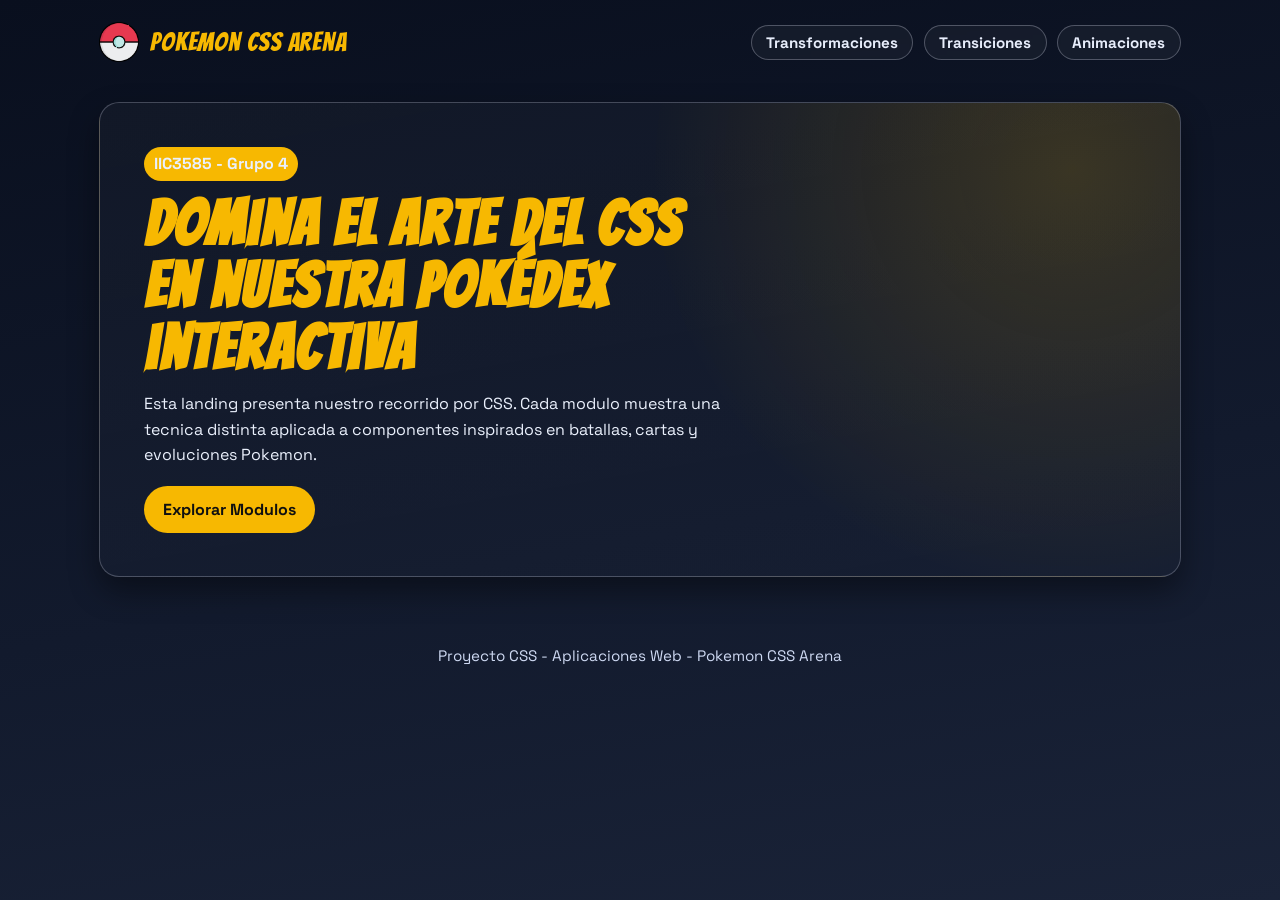
<file: Taller_css/index.html>
<!DOCTYPE html>
<html lang="es">
<head>
    <meta charset="UTF-8">
    <meta name="viewport" content="width=device-width, initial-scale=1.0">
    <title>Pokemon CSS Arena</title>
    <link rel="preconnect" href="https://fonts.googleapis.com">
    <link rel="preconnect" href="https://fonts.gstatic.com" crossorigin>
    <link href="https://fonts.googleapis.com/css2?family=Bangers&family=Space+Grotesk:wght@400;500;700&display=swap" rel="stylesheet">
    <link rel="icon" type="image/png" href="assets/pokemon.png">
    <link rel="stylesheet" href="css/main.css">
    <link rel="stylesheet" href="css/index.css">
    <link rel="stylesheet" href="css/loader.css">
</head>

<body>
    <div class="loader" aria-hidden="true">
        <div class="loader-scene">
            <img class="loader-lightning" src="assets/rayo.png" alt="" aria-hidden="true">
            <img class="loader-ball" src="assets/pokemon.png" alt="" aria-hidden="true">
            <h1 class="loader-title">
                <span class="line line-main">POKÉMON</span>
                <span class="line line-sub">CSS ARENA</span>
            </h1>
            <img class="loader-pikachu" src="assets/stat-pikachu.png" alt="" aria-hidden="true">
        </div>
    </div>

    <header class="navbar">
        <a class="brand" href="index.html">
            <img class="brand-ball" src="assets/pokemon.png" alt="" aria-hidden="true">
            <span class="brand-text">Pokemon CSS Arena</span>
        </a>

        <input id="nav-toggle" class="nav-toggle" type="checkbox" aria-label="Abrir menu de navegacion">
        <label for="nav-toggle" class="nav-toggle-btn" aria-hidden="true">
            <span></span>
            <span></span>
            <span></span>
        </label>

        <nav class="main-nav" aria-label="Temas del taller">
            <a href="pages/transforms.html">Transformaciones</a>
            <a href="pages/transitions.html">Transiciones</a>
            <a href="pages/animations.html">Animaciones</a>
        </nav>
    </header>

    <main>
        <section class="hero">
            <p class="hero-tag">IIC3585 - Grupo 4</p>
            <h1>Domina el arte del CSS en nuestra Pokédex interactiva</h1>
            <p>
                Esta landing presenta nuestro recorrido por CSS.
                Cada modulo muestra una tecnica distinta aplicada a componentes
                inspirados en batallas, cartas y evoluciones Pokemon.
            </p>
            <div class="hero-actions">
                <a class="btn btn-secondary" href="#modulos-popup">Explorar Modulos</a>
            </div>
        </section>
    </main>

    <section id="modulos-popup" class="modal-overlay" aria-label="Modulos del proyecto">
        <div class="modal-card">
            <a class="modal-close" href="#" aria-label="Cerrar popup">&times;</a>
            <h2>Modulos del Proyecto</h2>

            <p class="picker-help">Elige un modulo para entrar directo al tema.</p>

            <section class="module-picker" aria-label="Modulos del proyecto">

                <a class="module-option" href="pages/transforms.html">
                    <span class="module-name">Transformaciones</span>
                </a>

                <a class="module-option" href="pages/transitions.html">
                    <span class="module-name">Transiciones</span>
                </a>

                <a class="module-option" href="pages/animations.html">
                    <span class="module-name">Animaciones</span>
                </a>
            </section>
        </div>
    </section>

    <footer class="footer">
        <p>Proyecto CSS - Aplicaciones Web - Pokemon CSS Arena</p>
    </footer>

</body>
</html>
</file>
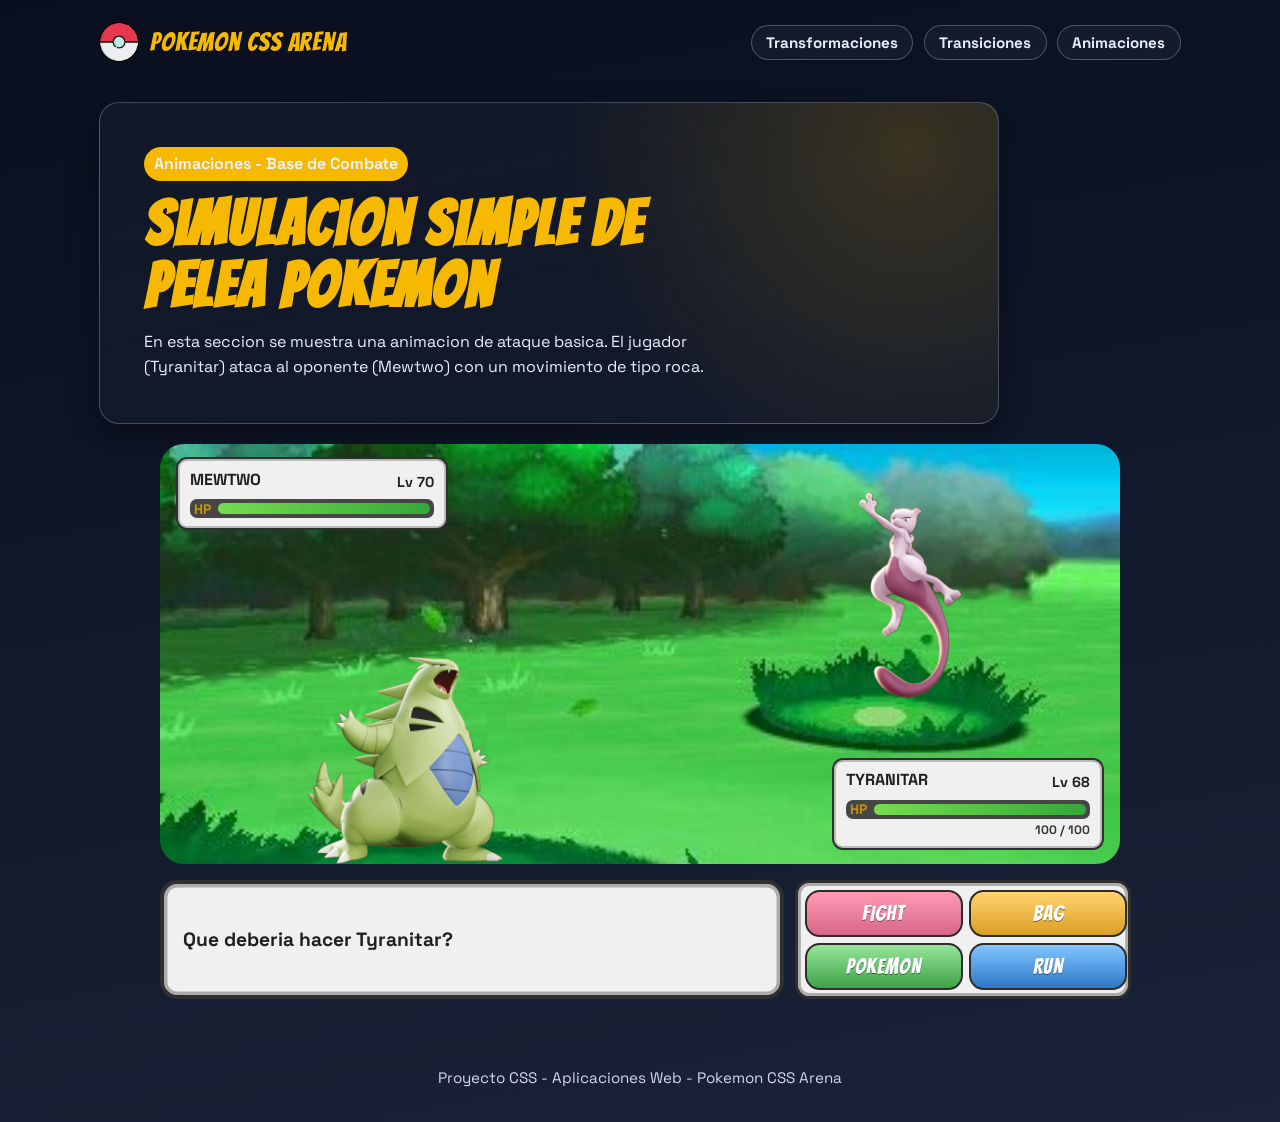
<file: Taller_css/pages/animations.html>
<!DOCTYPE html>
<html lang="es">
<head>
    <meta charset="UTF-8">
    <meta name="viewport" content="width=device-width, initial-scale=1.0">
    <title>Animations Pokemon CSS Arena</title>
    <link rel="preconnect" href="https://fonts.googleapis.com">
    <link rel="preconnect" href="https://fonts.gstatic.com" crossorigin>
    <link href="https://fonts.googleapis.com/css2?family=Bangers&family=Space+Grotesk:wght@400;500;700&display=swap" rel="stylesheet">
    <link rel="icon" type="image/png" href="../assets/pokemon.png">
    <link rel="stylesheet" href="../css/main.css">
    <link rel="stylesheet" href="../css/pages/animations.css">
</head>

<body>
    <header class="navbar">
        <a class="brand" href="../index.html">
            <img class="brand-ball" src="../assets/pokemon.png" alt="" aria-hidden="true">
            <span class="brand-text">Pokemon CSS Arena</span>
        </a>

        <input id="nav-toggle" class="nav-toggle" type="checkbox" aria-label="Abrir menu de navegacion">
        <label for="nav-toggle" class="nav-toggle-btn" aria-hidden="true">
            <span></span>
            <span></span>
            <span></span>
        </label>

        <nav class="main-nav" aria-label="Temas del taller">
            <a href="transforms.html">Transformaciones</a>
            <a href="transitions.html">Transiciones</a>
            <a href="animations.html">Animaciones</a>
        </nav>
    </header>

    <main>
        <section class="hero">
            <p class="hero-tag">Animaciones - Base de Combate</p>
            <h1>Simulacion simple de pelea Pokemon</h1>
            <p>
                En esta seccion se muestra una animacion de ataque basica.
                El jugador (Tyranitar) ataca al oponente (Mewtwo) con un movimiento de tipo roca.
            </p>
        </section>

        <section class="battle-ui" aria-label="Combate CSS entre Tyranitar y Mewtwo">
            <input class="battle-state" type="radio" name="battle-state" id="state-idle" checked>
            <input class="battle-state" type="radio" name="battle-state" id="state-attack">

            <section class="battle-grid" aria-label="Escenario base de pelea Pokemon">
                <article class="status-card status-opponent" aria-label="Estado de Mewtwo">
                    <header class="status-head">
                        <h2>MEWTWO</h2>
                        <span>Lv 70</span>
                    </header>
                    <div class="status-row">
                        <span class="status-label">HP</span>
                        <div class="hp-track" aria-hidden="true">
                            <span class="hp-fill hp-opponent"></span>
                        </div>
                    </div>
                </article>

                <article class="status-card status-player" aria-label="Estado de Tyranitar">
                    <header class="status-head">
                        <h2>TYRANITAR</h2>
                        <span>Lv 68</span>
                    </header>
                    <div class="status-row">
                        <span class="status-label">HP</span>
                        <div class="hp-track" aria-hidden="true">
                            <span class="hp-fill" style="width: 100%"></span>
                        </div>
                    </div>
                    <p class="hp-text">100 / 100</p>
                </article>

                <div class="avalanche-layer" aria-hidden="true">
                    <span class="rock r1"></span>
                    <span class="rock r2"></span>
                    <span class="rock r3"></span>
                    <span class="rock r4"></span>
                    <span class="rock r5"></span>
                    <span class="rock r6"></span>
                    <span class="rock r7"></span>
                    <span class="rock r8"></span>
                </div>

                <figure class="pokemon-slot pokemon-opponent">
                    <img src="../assets/mewtwo.png" alt="Mewtwo en posicion rival">
                </figure>

                <figure class="pokemon-slot pokemon-player">
                    <img src="../assets/tyranitar.png" alt="Tyranitar en posicion del jugador">
                </figure>
            </section>

            <section class="battle-console" aria-label="Centro de control del combate">
                <div class="battle-dialog" role="status" aria-live="polite">
                    <span class="msg msg-idle">Que deberia hacer Tyranitar?</span>
                    <span class="msg msg-attack">Tyranitar uso Avalancha!</span>
                </div>

                <div class="battle-actions">
                    <div class="action-panel">
                        <label for="state-attack" class="action-btn btn-fight">FIGHT</label>
                        <label for="state-idle" class="action-btn btn-bag">BAG</label>
                        <label for="state-idle" class="action-btn btn-pokemon">POKEMON</label>
                        <label for="state-idle" class="action-btn btn-run">RUN</label>
                    </div>
                </div>
            </section>
        </section>
    </main>

    <footer class="footer">
        <p>Proyecto CSS - Aplicaciones Web - Pokemon CSS Arena</p>
    </footer>

</body>
</html>
</file>
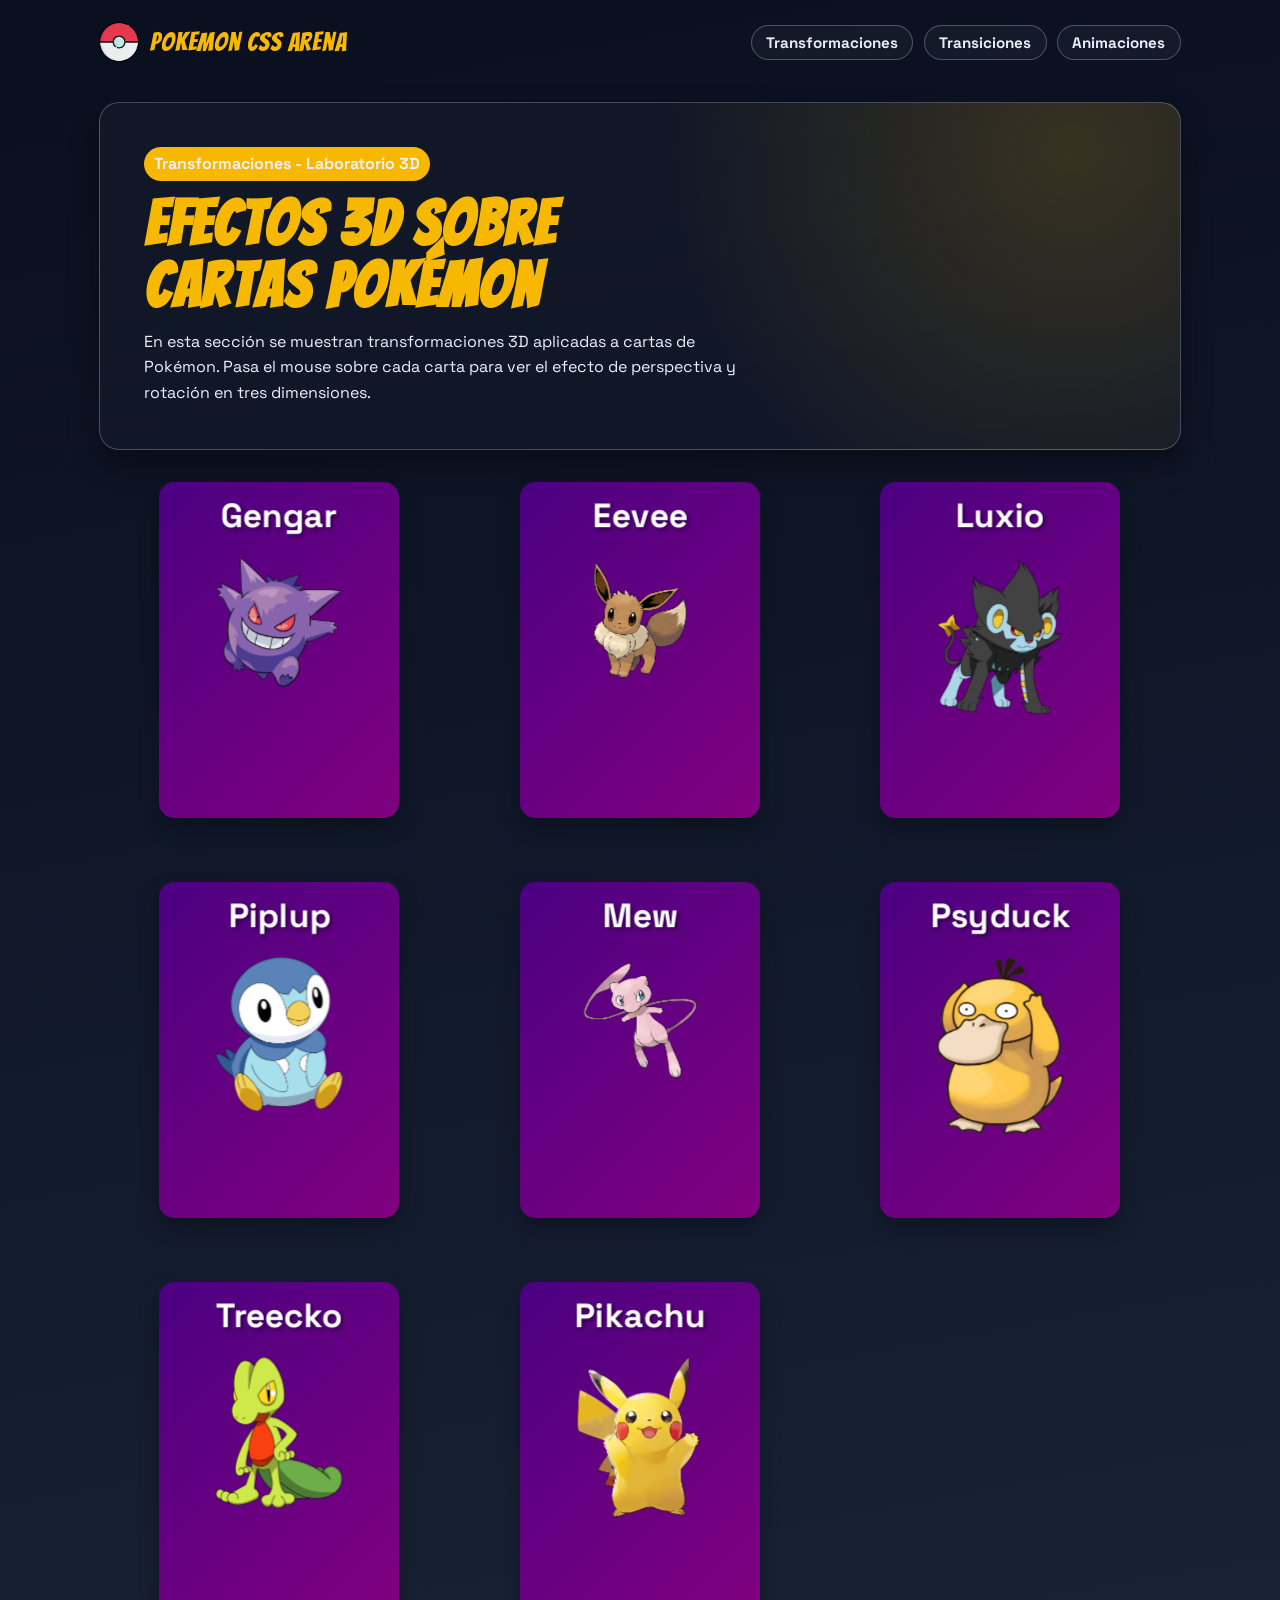
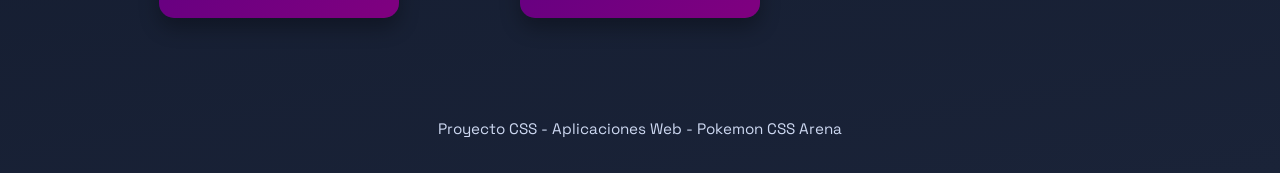
<file: Taller_css/pages/transforms.html>
<!DOCTYPE html>
<html lang="es">
<head>
    <meta charset="UTF-8">
    <meta name="viewport" content="width=device-width, initial-scale=1.0">
    <title>Transformaciones Pokemon CSS Arena</title>
    <link rel="preconnect" href="https://fonts.googleapis.com">
    <link rel="preconnect" href="https://fonts.gstatic.com" crossorigin>
    <link href="https://fonts.googleapis.com/css2?family=Bangers&family=Space+Grotesk:wght@400;500;700&display=swap" rel="stylesheet">
    <link rel="icon" type="image/png" href="../assets/pokemon.png">
    <link rel="stylesheet" href="../css/main.css">
    <link rel="stylesheet" href="../css/pages/transforms.css">
</head>

<body>
    <header class="navbar">
        <a class="brand" href="../index.html">
            <img class="brand-ball" src="../assets/pokemon.png" alt="" aria-hidden="true">
            <span class="brand-text">Pokemon CSS Arena</span>
        </a>

        <input id="nav-toggle" class="nav-toggle" type="checkbox" aria-label="Abrir menu de navegacion">
        <label for="nav-toggle" class="nav-toggle-btn" aria-hidden="true">
            <span></span>
            <span></span>
            <span></span>
        </label>

        <nav class="main-nav" aria-label="Temas del taller">
            <a href="transforms.html">Transformaciones</a>
            <a href="transitions.html">Transiciones</a>
            <a href="animations.html">Animaciones</a>
        </nav>
    </header>

    <main>
        <section class="hero">
            <p class="hero-tag">Transformaciones - Laboratorio 3D</p>
            <h1>Efectos 3D sobre Cartas Pokémon</h1>
            <p>
                En esta sección se muestran transformaciones 3D aplicadas a cartas de Pokémon.
                Pasa el mouse sobre cada carta para ver el efecto de perspectiva y rotación en tres dimensiones.
            </p>
        </section>

        <section class="grid-and-transform-container">
    <div class="grid-wrapper">
        <div class="card-wrapper">
          <article class="pokemon-card">
            <div class="card-content">
              <h2>Gengar</h2>
              <img src="../assets/transforms/gengar.png" alt="Gengar" class="pokemon-image">
            </div>
          </article>
        </div>
        <div class="card-wrapper">
          <article class="pokemon-card">
            <div class="card-content">
              <h2>Eevee</h2>
              <img src="../assets/transforms/Eevee.png" alt="Eevee" class="pokemon-image">
            </div>
          </article>
        </div>
        <div class="card-wrapper">
          <article class="pokemon-card">
            <div class="card-content">
              <h2>Luxio</h2>
              <img src="../assets/transforms/fierce-luxio.png" alt="Fierce Luxio" class="pokemon-image">
            </div>
          </article>
        </div>
        <div class="card-wrapper">
          <article class="pokemon-card">
            <div class="card-content">
              <h2>Piplup</h2>
              <img src="../assets/transforms/pokemon-piplup.png" alt="Piplup" class="pokemon-image">
            </div>
          </article>
        </div>
        <div class="card-wrapper">
          <article class="pokemon-card">
            <div class="card-content">
              <h2>Mew</h2>
              <img src="../assets/transforms/mew.png" alt="Mew" class="pokemon-image">
            </div>
          </article>
        </div>
        <div class="card-wrapper">
          <article class="pokemon-card">
            <div class="card-content">
              <h2>Psyduck</h2>
              <img src="../assets/transforms/pokemon-pysduck.png" alt="Pysduck" class="pokemon-image">
            </div>
          </article>
        </div>
        <div class="card-wrapper">
          <article class="pokemon-card">
            <div class="card-content">
              <h2>Treecko</h2>
              <img src="../assets/transforms/Pokemonporoto.png" alt="Poroto" class="pokemon-image">
            </div>
          </article>
        </div>
        <div class="card-wrapper">
          <article class="pokemon-card">
            <div class="card-content">
              <h2>Pikachu</h2>
              <img src="../assets/transforms/char-pikachu.png" alt="Pikachu" class="pokemon-image">
            </div>
          </article>
        </div>
    </div>
        </section>
    </main>

    <footer class="footer">
        <p>Proyecto CSS - Aplicaciones Web - Pokemon CSS Arena</p>
    </footer>

</body>
</html>
</file>
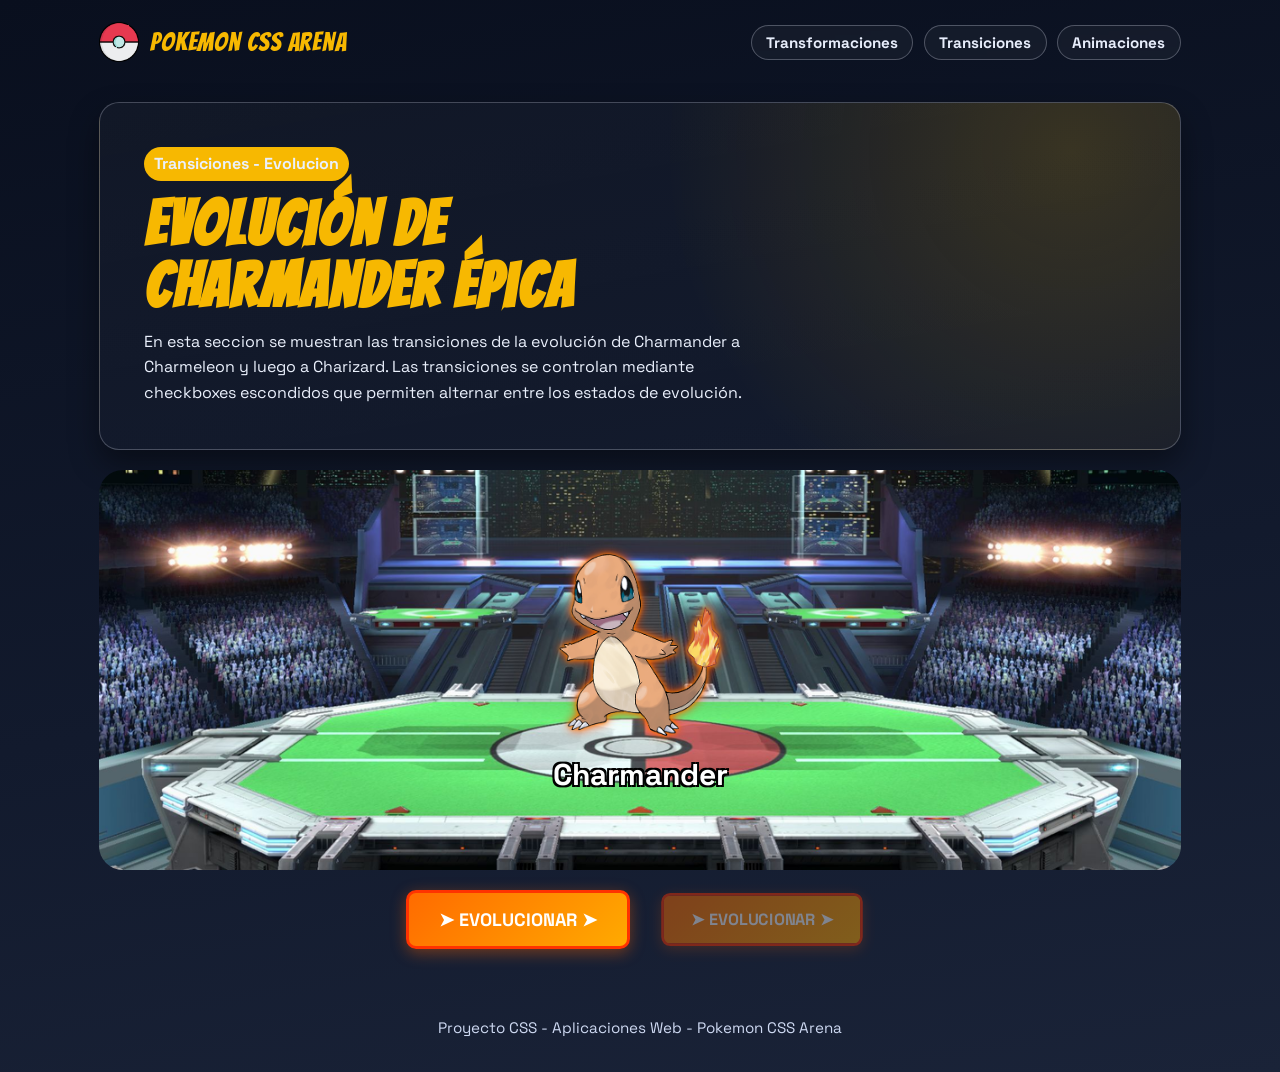
<file: Taller_css/pages/transitions.html>
<!DOCTYPE html>
<html lang="es">
<head>
    <meta charset="UTF-8">
    <meta name="viewport" content="width=device-width, initial-scale=1.0">
    <title>Transiciones Pokemon CSS Arena</title>
    <link rel="preconnect" href="https://fonts.googleapis.com">
    <link rel="preconnect" href="https://fonts.gstatic.com" crossorigin>
    <link href="https://fonts.googleapis.com/css2?family=Bangers&family=Space+Grotesk:wght@400;500;700&display=swap" rel="stylesheet">
    <link rel="icon" type="image/png" href="../assets/pokemon.png">
    <link rel="stylesheet" href="../css/main.css">
    <link rel="stylesheet" href="../css/pages/transitions.css">
</head>

<body>
    <header class="navbar">
        <a class="brand" href="../index.html">
            <img class="brand-ball" src="../assets/pokemon.png" alt="" aria-hidden="true">
            <span class="brand-text">Pokemon CSS Arena</span>
        </a>

        <input id="nav-toggle" class="nav-toggle" type="checkbox" aria-label="Abrir menu de navegacion">
        <label for="nav-toggle" class="nav-toggle-btn" aria-hidden="true">
            <span></span>
            <span></span>
            <span></span>
        </label>

        <nav class="main-nav" aria-label="Temas del taller">
            <a href="transforms.html">Transformaciones</a>
            <a href="transitions.html">Transiciones</a>
            <a href="animations.html">Animaciones</a>
        </nav>
    </header>

    <main>
        <section class="hero">
            <p class="hero-tag">Transiciones - Evolucion</p>
            <h1>Evolución de Charmander Épica</h1>
            <p>
                En esta seccion se muestran las transiciones de la evolución de Charmander 
                a Charmeleon y luego a Charizard.  
                Las transiciones se controlan mediante checkboxes escondidos que permiten 
                alternar entre los estados de evolución. 
            </p>
        </section>
  
        <section class="evolution-section">
            
            <input type="checkbox" id="evolve-1" class="evolution-input">
            <input type="checkbox" id="evolve-2" class="evolution-input">
            
            <div class="evolution-container">
                
                <div class="pokemon-evolution stage-1">
                    <img src="../assets/transitions/charmander.png">
                    <h3>Charmander</h3>
                </div>
                
                <div class="pokemon-evolution stage-2">
                    <img src="../assets/transitions/charmeleon.png">
                    <h3>Charmeleon</h3>
                </div>
                
                <div class="pokemon-evolution stage-3">
                    <img src="../assets/transitions/charizard.png">
                    <h3>Charizard</h3>
                </div>
            </div>
            
            <div class="evolution-buttons">
                <label for="evolve-1" class="btn-evolve">➤ EVOLUCIONAR ➤</label>
                <label for="evolve-2" class="btn-evolve">➤ EVOLUCIONAR ➤</label>
            </div>
        </section>
    </main>

    <footer class="footer">
        <p>Proyecto CSS - Aplicaciones Web - Pokemon CSS Arena</p>
    </footer>

</body>
</html>
</file>
<file: Taller_css/css/main.css>
main {
    flex: 1;
}

:root {
    --color-red: #d62828;
    --color-yellow: #f7b801;
    --color-blue: #1240ab;
    --color-blue-glow: rgba(33, 56, 103, 0.5);
    --color-ink: #e8eefc;
    --color-paper: #111828;
    --color-card: #1a2338;
    --shadow-soft: 0 14px 30px rgba(0, 0, 0, 0.4);

    --font-display: "Bangers", "Trebuchet MS", sans-serif;
    --font-main: "Space Grotesk", "Segoe UI", sans-serif;

    --space: 1rem;
    --radius: 18px;
    --layout-max: 1120px;

    --speed-fast: 320ms ease;
    --speed-medium: 500ms ease;
    --speed-low: 1000ms ease;
}

* {
    margin: 0;
    padding: 0;
    box-sizing: border-box;
}

html {
    scroll-behavior: smooth;
}

body {
    min-height: 100vh;
    color: var(--color-ink);
    font-family: var(--font-main);
    background:
    linear-gradient(170deg, #090f1e 0%, #121a2d 58%, #1a2338 100%);
}

a {
    color: inherit;
}

.navbar {
    width: min(100%, var(--layout-max));
    margin: 0 auto;
    padding: calc(var(--space) * 1.4) calc(var(--space) * 1.2);
    display: flex;
    align-items: center;
    justify-content: space-between;
    gap: var(--space);
}

.brand {
    display: inline-flex;
    align-items: center;
    gap: calc(var(--space) * 0.7);
    text-decoration: none;
}

.brand-ball {
    width: 2.5rem;
    height: 2.5rem;
    object-fit: contain;
}

.brand-text {
    font-family: var(--font-display);
    font-size: clamp(1.45rem, 2vw, 1.9rem);
    letter-spacing: 0.03em;
    color: var(--color-yellow);
}

.nav-toggle {
    position: absolute;
    opacity: 0;
    pointer-events: none;
}

.nav-toggle-btn {
    display: none;
    width: 46px;
    height: 42px;
    border: 1px solid rgba(232, 238, 252, 0.28);
    border-radius: 12px;
    padding: 0.55rem 0.55rem;
    background: rgba(255, 255, 255, 0.04);
    cursor: pointer;
}

.nav-toggle-btn span {
    display: block;
    width: 100%;
    height: 2px;
    margin: 0.28rem 0;
    border-radius: 999px;
    background: var(--color-ink);
}

.main-nav {
    display: flex;
    flex-wrap: wrap;
    justify-content: flex-end;
    gap: calc(var(--space) * 0.65);
}

.main-nav a {
    text-decoration: none;
    font-weight: 700;
    font-size: 0.95rem;
    line-height: 1;
    color: var(--color-ink);
    padding: 0.58rem 0.9rem;
    border: 1px solid rgba(232, 238, 252, 0.28);
    border-radius: 999px;
    background: rgba(255, 255, 255, 0.04);
    backdrop-filter: blur(2px);
    transition: all var(--speed-fast);
}

.main-nav a:hover {
    transform: translateY(-2px);
    color: #ffffff;
    border-color: color-mix(in srgb, var(--color-yellow) 70%, white);
    background: color-mix(in srgb, var(--color-blue) 40%, transparent);
}

.main-nav a:focus-visible {
    outline: 2px solid var(--color-yellow);
    outline-offset: 2px;
}

main {
    width: min(100%, var(--layout-max));
    margin: 0 auto;
    padding: calc(var(--space) * 1.1) calc(var(--space) * 1.2);
}

.hero {
    border: 1px solid rgba(232, 238, 252, 0.24);
    border-radius: calc(var(--radius) + 2px);
    padding: clamp(1.4rem, 3.4vw, 3rem);
    background:
        radial-gradient(circle at 90% 14%, rgba(247, 184, 1, 0.17), transparent 40%),
        linear-gradient(170deg, rgba(255, 255, 255, 0.03), rgba(255, 255, 255, 0.01));
    box-shadow: var(--shadow-soft);
}

.hero-tag {
    display: inline-block;
    margin-bottom: 0.7rem;
    padding: 0.28rem 0.62rem;
    border-radius: 999px;
    font-weight: 700;
    color: #101010;
    background: var(--color-yellow);
}

.hero h1 {
    max-width: 20ch;
    font-family: var(--font-display);
    font-size: clamp(2rem, 5.5vw, 3.9rem);
    line-height: 1;
    letter-spacing: 0.03em;
    color: var(--color-yellow);
    margin-bottom: 0.7rem;
}

.hero p {
    max-width: 60ch;
    color: color-mix(in srgb, var(--color-ink) 90%, #ffffff);
    line-height: 1.6;
}

.footer {
    width: min(100%, var(--layout-max));
    margin: calc(var(--space) * 2) auto var(--space);
    padding: calc(var(--space) * 1.2);
    text-align: center;
    font-size: 0.95rem;
    color: color-mix(in srgb, var(--color-ink) 88%, var(--color-blue));
}

@media (max-width: 920px) {
    .navbar {
        position: relative;
        align-items: center;
        justify-content: space-between;
        flex-wrap: wrap;
    }

    .brand {
        margin-right: auto;
    }

    .nav-toggle-btn {
        display: inline-block;
    }

    .main-nav {
        width: 100%;
        margin-top: 0.7rem;
        justify-content: flex-start;
        display: grid;
        grid-template-columns: 1fr;
        gap: 0.45rem;
        max-height: 0;
        overflow: hidden;
        opacity: 0;
        pointer-events: none;
        transition: max-height var(--speed-fast), opacity var(--speed-fast);
    }

    .main-nav a {
        border-radius: 10px;
    }

    .nav-toggle:checked ~ .main-nav {
        max-height: 360px;
        opacity: 1;
        pointer-events: auto;
    }

    .hero {
        margin-top: 0.3rem;
    }
}
</file>
<file: Taller_css/css/index.css>
.hero-actions {
    margin-top: 1.15rem;

    .btn {
        display: inline-block;
        text-decoration: none;
        font-weight: 700;
        border-radius: 999px;
        border: 1px solid transparent;
        padding: 0.74rem 1.15rem;
        transition: all var(--speed-fast);
        &.btn-secondary {
            color: #101010;
            background: var(--color-yellow);

            &:hover {
                transform: translateY(-2px);
                background: color-mix(in srgb, var(--color-yellow) 85%, white);
            }
        }
    }
}

.modal-overlay {
    position: fixed;
    inset: 0;
    z-index: 30;
    display: grid;
    place-items: center;
    padding: 1rem;
    opacity: 0;
    visibility: hidden;
    pointer-events: none;
    background: rgba(8, 12, 23, 0.74);
    backdrop-filter: blur(5px);
    transition: opacity var(--speed-fast), visibility var(--speed-fast);

    &:target {
        opacity: 1;
        visibility: visible;
        pointer-events: auto;
    }

    .modal-card {
        width: min(92vw, 48.75rem);
        border: 1px solid rgba(232, 238, 252, 0.25);
        border-radius: calc(var(--radius) + 2px);
        padding: 1rem;
        background: linear-gradient(170deg, #111828, #1a2338);

        .modal-close {
            float: right;
            width: 2rem;
            height: 2rem;
            display: grid;
            place-items: center;
            text-decoration: none;
            font-weight: 700;
            font-size: 1.35rem;
            line-height: 1;
            border: 1px solid rgba(232, 238, 252, 0.32);
            border-radius: 50%;
            padding: 0;
            background: rgba(255, 255, 255, 0.06);
            transition: all var(--speed-fast);
        }

        h2 {
            font-family: var(--font-display);
            color: var(--color-yellow);
            font-size: clamp(1.6rem, 4vw, 2.2rem);
            letter-spacing: 0.03em;
        }

        .picker-help {
            margin-top: 0.35rem;
            color: color-mix(in srgb, var(--color-ink) 88%, white);
        }

        .module-picker {
            margin-top: 0.9rem;
            display: grid;
            grid-template-columns: repeat(6, minmax(0, 1fr));
            gap: 0.65rem;

            .module-option {
                grid-column: span 2;
                text-decoration: none;
                text-align: center;
                font-weight: 700;
                padding: 0.7rem 0.6rem;
                border-radius: 12px;
                border: 1px solid rgba(232, 238, 252, 0.25);
                background: rgba(255, 255, 255, 0.04);
                transition: all var(--speed-fast);

                &:hover {
                    transform: translateY(-2px);
                    border-color: color-mix(in srgb, var(--color-yellow) 70%, white);
                    background: rgba(247, 184, 1, 0.12);
                }

                &:nth-child(-n+2) {
                    grid-column: span 3;
                }

                &:last-child {
                    grid-column: 3/5;
                }
            }
        }
    }
    .modal-close:hover {
        transform: translateY(-2px);
        border-color: color-mix(in srgb, var(--color-yellow) 70%, white);
        background: rgba(247, 184, 1, 0.12);
    }
}

@media (max-width: 768px) {
    .modal-overlay {
        .modal-card {
            .module-picker {
                grid-template-columns: repeat(2, minmax(0, 1fr));

                .module-option,
                .module-option:nth-child(-n+2) {
                    grid-column: span 1;
                }
                .module-option:last-child {
                    grid-column: 1 / -1;
                    justify-self: center;
                    width: min(118rem, 100%);
                }
            }
        }
    }
}

@media (max-width: 480px) {
    .hero-actions {
        .btn {
            width: 100%;
            text-align: center;
        }
    }
}
</file>
<file: Taller_css/css/loader.css>
/* Escena base del loader */
.loader {
    position: fixed;
    inset: 0;
    z-index: 1000;
    display: grid;
    place-items: center;
    background:
        radial-gradient(circle at 50% 35%, var(--color-blue-glow), transparent 55%),
        linear-gradient(170deg, #070b15 0%, #0d1426 58%, #141f36 100%);
    animation: loader-fadeout 8.4s forwards;

    &::after {
        content: "";
        position: absolute;
        inset: 0;
        z-index: 3;
        opacity: 0;
        pointer-events: none;
        background: radial-gradient(circle at 62% 34%, rgba(255, 255, 255, 0.97), rgba(171, 247, 255, 0.72) 24%, rgba(171, 247, 255, 0) 62%);
        mix-blend-mode: screen;
        filter: blur(0.56rem);
        animation: scene-strobe 0.24s 6.3s linear forwards;
    }
}
@keyframes loader-fadeout {
    0%,
    90% {
        opacity: 1;
        visibility: visible;
    }

    100% {
        opacity: 0;
        visibility: hidden;
        pointer-events: none;
    }
}
@keyframes scene-strobe { 
    0%,
    100% {
        opacity: 0;
    }

    8% {
        opacity: 0.2;
    }

    12% {
        opacity: 1;
    }

    26% {
        opacity: 0.25;
    }
}

.loader-scene {
    position: relative;
    width: min(94vw, 61.25rem);
    height: clamp(13.75rem, 42vw, 20rem);
}

/* Elementos animados de la escena */
.loader-lightning {
    position: absolute;
    top: -1%;
    left: 82%;
    z-index: 4;
    width: 1.8vw;
    height: 30vh;
    opacity: 0;
    pointer-events: none;
    mix-blend-mode: screen;
    filter:
        drop-shadow(0 0 0.63rem rgba(255, 242, 84, 0.9))
        drop-shadow(0 0 1.5rem rgba(146, 247, 255, 0.7));
    animation: lightning-sweep 0.2s 6.26s cubic-bezier(0.2, 0.9, 0.1, 1) 1 forwards;
}
@keyframes lightning-sweep {
    0% {
        opacity: 0;
        transform: translate(0, 0) rotate(40deg) scale(0.2);
    }

    10% {
        opacity: 1;
        transform: translate(-1vw, 5vh) rotate(40deg) scale(0.6);
    }

    100% {
        opacity: 0;
        transform: translate(-90vw, 80vh) rotate(40deg) scale(0.9);
    }
}

.loader-ball {
    position: absolute;
    top: 50%;
    left: 50%;
    z-index: 3;
    width: 13%;
    animation: loader-ball-sequence 4.2s cubic-bezier(0.2, 0.8, 0.2, 1) forwards;
}
@keyframes loader-ball-sequence {
    0% {
        opacity: 0;
        transform: translate(-50%, -50%) rotate(0deg) scale(0.2);
    }

    40% {
        opacity: 1;
        transform: translate(-50%, -50%) rotate(720deg) scale(0.7);
    }

    100% {
        opacity: 1;
        transform: translate(calc(-150% - clamp(4.8rem, 12vw, 9.5rem)), -50%) rotate(1440deg) scale(0.5);
    }
}

.loader-title {
    position: absolute;
    top: 50%;
    left: 45%;
    z-index: 2;
    display: flex;
    flex-direction: column;
    align-items: center;
    gap: 0.02em;
    line-height: 0.95;
    white-space: nowrap;
    overflow: visible;
    transform: translate(-40%, -48%);
    font-family: var(--font-display);
    font-size: 5rem;
    letter-spacing: 0.06em;
    color: var(--color-yellow);
    text-shadow:
        0 0.38rem 0 var(--color-blue-glow),
        0 0.88rem 2.2rem rgba(0, 0, 0, 0);
}

.loader-title .line {
    display: block;
    padding: 0.12em 0.18em 0.12em 0.03em;
    opacity: 0;
    clip-path: inset(0 100% 0 0);
}

.loader-title {
    .line-main {
        animation: loader-title-reveal 1.8s 3.1s forwards;
    }

    .line-sub {
        top: auto;
        left: 50%;
        font-size: 0.48em;
        letter-spacing: 0.16em;
        animation: loader-title-reveal 1.35s 3.85s forwards;
    }
}
@keyframes loader-title-reveal {
    0% {
        opacity: 0;
        clip-path: inset(0 100% 0 0);
        transform: translateY(0.63rem);
    }

    100% {
        opacity: 1;
        clip-path: inset(0 0 0 0);
        transform: translateY(0);
    }
}

.loader-pikachu {
    position: absolute;
    top: -61%;
    left: 47%;
    z-index: 1;
    width: 50%;
    opacity: 0;
    filter:
        drop-shadow(0 0 0 rgba(255, 244, 76, 0))
        drop-shadow(0 0 0 rgba(108, 243, 255, 0));
    animation:
        loader-pikachu-rise 1.6s 4.9s forwards,
        electric-glow 0.24s 6.3s ease-in-out 1;
}

@keyframes loader-pikachu-rise {
    0% {
        opacity: 0;
        transform: translate(20%, 35%) scale(0.1) rotate(-20deg);
    }

    65% {
        opacity: 1;
        transform: translate(10%, 5%) scale(0.25);
    }

    100% {
        opacity: 1;
        transform: translate(12%, 15%) scale(0.3);
    }
}
@keyframes electric-glow {
    0%,
    100% {
        filter:
            drop-shadow(0 0 0.25rem rgba(255, 241, 77, 0.35))
            drop-shadow(0 0 0.5rem rgba(120, 250, 255, 0.2));
    }

    50% {
        filter:
            drop-shadow(0 0 0.94rem rgba(255, 241, 77, 0.92))
            drop-shadow(0 0 1.75rem rgba(120, 250, 255, 0.88));
    }
}


/* Responsive del loader */
@media (max-width: 768px) {
    .loader-scene {
        width: min(98vw, 42.5rem);
        height: clamp(11.88rem, 58vw, 16.88rem);
    }

    .loader-title {
        font-size: clamp(2rem, 9.2vw, 3.3rem);
        transform: translate(-43%, -48%);

        .line-sub {
            letter-spacing: 0.13em;
        }
    }

    .loader-pikachu {
        top: -20%;
        left: 50%;
    }

    .loader-lightning {
        left: 86%;
        width: 2.8vw;
    }
}

@media (max-width: 480px) {
    .loader-scene {
        width: 100%;
        height: clamp(10.31rem, 70vw, 14.69rem);
    }

    .loader-title {
        font-size: clamp(1.45rem, 11vw, 2.5rem);
        letter-spacing: 0.04em;
        transform: translate(-45%, -48%);

        .line {
            padding: 0.1em 0.1em 0.1em 0.02em;
        }

        .line-sub {
            font-size: 0.5em;
            letter-spacing: 0.12em;
        }
    }

    .loader-ball {
        width: clamp(2.75rem, 15vw, 4.5rem);
    }

    .loader-pikachu {
        top: -13%;
        left: 50%;
    }

    .loader-lightning {
        left: 88%;
        width: 3.6vw;
    }
}
</file>
<file: Taller_css/css/pages/animations.css>
.hero {
  max-width: 56.25em;
  margin-bottom: 1.25rem;
}

.battle-ui {
  width: min(60em, 92vw);
  margin: 0 auto 0;

  .battle-state {
    position: absolute;
    opacity: 0;
    pointer-events: none;
  }

  .battle-grid {
    width: 100%;
    min-height: clamp(16.25em, 48vw, 26.25em);
    margin: 0 auto 1rem;
    padding: clamp(1rem, 2vw, 1.8rem);
    border-radius: 1.5em;
    display: grid;
    grid-template-columns: 1fr 1fr;
    grid-template-rows: 1fr 1fr;
    position: relative;
    overflow: hidden;
    background-image: url("../../assets/fondo.jpg");
    background-position: center;
    background-size: cover;
    background-repeat: no-repeat;

    .status-card {
      position: absolute;
      z-index: 4;
      width: min(17em, 42vw);
      padding: 0.6em 0.75em;
      border-radius: 0.7em;
      background: #f0f0f0;
      border: 0.16em solid #2f2f2f;
      box-shadow: inset 0 0 0 0.12em #b9b9b9;

      &.status-opponent {
        top: 0.8em;
        left: 1em;
      }

      &.status-player {
        right: 1em;
        bottom: 0.9em;
      }

      .status-head {
        display: flex;
        justify-content: space-between;
        align-items: center;
        margin-bottom: 0.3em;
        color: #1f1f1f;

        h2 {
          margin: 0 0 0.3em 0;
          font-size: 1em;
        }

        span {
          font-weight: 700;
          font-size: 0.9em;
        }
      }

      .status-row {
        display: grid;
        grid-template-columns: auto 1fr;
        gap: 0.45em;
        align-items: center;
        background-color: #353535e8;
        border-radius: 0.4375em;
        padding: 0.03em 0.22em;
      }

      .status-label {
        font-weight: 700;
        font-size: 0.86em;
        color: #ca9400;
      }

      .hp-track {
        height: 0.68em;
        border-radius: 99em;
        background: #d1d1d1;
        overflow: hidden;

        .hp-fill {
          display: block;
          height: 100%;
          width: 100%;
          background: linear-gradient(90deg, #77dc4f, #34a83a);

          &.hp-opponent {
            animation: none;
          }
        }
      }

      .hp-text {
        margin: 0.3em 0 0;
        text-align: right;
        font-size: 0.76em;
        font-weight: 700;
        color: #343434;
      }

      .hp-after {
        display: none;
      }
    }

    .avalanche-layer {
      position: absolute;
      inset: 0;
      pointer-events: none;
      z-index: 3;
    }

    .rock {
      position: absolute;
      --size: 1.5em;
      width: var(--size);
      height: var(--size);
      background-image: url("../../assets/rock.png");
      background-size: contain;
      background-position: center;
      background-repeat: no-repeat;
      --start-top: -7.8em;
      --end-top: 12.8em;
      --start-left: 70%;
      --end-left: 70%;
      --fall-time: 3s;
      --rock-delay: 0.12s;
      top: var(--start-top);
      left: var(--start-left);
      opacity: 0;

      &.r1 {
        --size: 1.05em;
        --start-left: 66%;
        --end-left: 64.8%;
        --fall-time: 2.25s;
        --rock-delay: 0.18s;
        filter: blur(0.04em);
      }

      &.r2 {
        --size: 1.28em;
        --start-top: -8.5em;
        --start-left: 70%;
        --end-left: 69.1%;
        --fall-time: 2.55s;
        --rock-delay: 0.34s;
      }

      &.r3 {
        --size: 1.62em;
        --start-left: 74%;
        --end-left: 75.1%;
        --fall-time: 2.45s;
        --rock-delay: 0.52s;
      }

      &.r4 {
        --size: 1.18em;
        --start-top: -8.9em;
        --start-left: 77%;
        --end-left: 75.8%;
        --fall-time: 2.7s;
        --rock-delay: 0.72s;
        filter: blur(0.06em);
      }

      &.r5 {
        --size: 1.95em;
        --start-left: 80%;
        --end-left: 81.4%;
        --fall-time: 2.58s;
        --rock-delay: 0.95s;
        z-index: 1;
      }

      &.r6 {
        --size: 0.96em;
        --start-top: -7.2em;
        --start-left: 83%;
        --end-left: 82.3%;
        --fall-time: 2.3s;
        --rock-delay: 1.2s;
        filter: blur(0.08em);
      }

      &.r7 {
        --size: 2.2em;
        --start-top: -9.2em;
        --start-left: 72%;
        --end-left: 73.8%;
        --fall-time: 2.95s;
        --rock-delay: 1.45s;
        z-index: 2;
      }

      &.r8 {
        --size: 1.42em;
        --start-top: -8.1em;
        --start-left: 76%;
        --end-left: 74.6%;
        --fall-time: 2.8s;
        --rock-delay: 1.7s;
        filter: blur(0.05em);
      }
    }

    .pokemon-slot {
      margin: 0;
      display: flex;
      align-items: center;
      justify-content: center;
      position: absolute;
      z-index: 2;

      img {
        max-width: 13em;
        height: auto;
        object-fit: contain;
      }

      &.pokemon-player {
        bottom: 0%;
        left: 15%;
      }

      &.pokemon-opponent {
        top: 11%;
        right: 11%;
        transform: translateY(0);
      }
    }
  }

  .battle-console {
    width: 100%;
    display: grid;
    grid-template-columns: 65% 35%;
    gap: 0.7em;

    .battle-dialog {
      color: #1f1f1f;
      padding: 0.8em 1em;
      border-radius: 0.9em;
      background: #f0f0f0;
      border: 0.22em solid #2f2f2f;
      box-shadow: inset 0 0 0 0.18em #acacac;
      font-size: 1.2em;
      font-weight: 700;
      min-height: 3.4em;
      display: flex;
      align-items: center;

      .msg {
        display: none;
      }
    }

    .battle-actions {
      border-radius: 0.9em;
      background: #f0f0f0;
      border: 0.22em solid #2f2f2f;
      box-shadow: inset 0 0 0 0.18em #acacac;
      padding: 0.4em;

      .action-panel {
        display: grid;
        grid-template-columns: 50% 50%;
        gap: 0.35em;

        .action-btn {
          border: 0.14em solid #2d2d2d;
          border-radius: 0.7em;
          padding: 0.48em 0.3em;
          font-family: "Bangers", cursive;
          font-size: 1.32em;
          letter-spacing: 0.05em;
          color: #fefefe;
          text-shadow: 0 0.05em 0 rgba(0, 0, 0, 0.45);
          cursor: pointer;
          text-align: center;
          user-select: none;

          &.btn-fight { background: linear-gradient(180deg, #ff9bb4, #d86688); }
          &.btn-bag { background: linear-gradient(180deg, #ffd36e, #db9f26); }
          &.btn-pokemon { background: linear-gradient(180deg, #96e59a, #3fa246); }
          &.btn-run { background: linear-gradient(180deg, #81c6ff, #2c78c9); }
        }
      }
    }
  }

  #state-attack:checked ~ .battle-grid {
    animation: screen-shake 0.4s ease-in-out;
    animation-delay: 3.1s;
  }

  #state-attack:checked ~ .battle-grid .rock {
    animation: rock-fall var(--fall-time) cubic-bezier(0.22, 0.68, 0.38, 0.96) var(--rock-delay) forwards;
  }

  #state-attack:checked ~ .battle-grid .pokemon-opponent {
    animation: target-hit 1.2s cubic-bezier(.36, .07, .19, .97) 2;
    animation-delay: 1s;
  }

  #state-attack:checked ~ .battle-grid .status-opponent .hp-opponent {
    animation: hp-drain 1.15s ease 3.65s forwards;
  }

  #state-attack:checked ~ .battle-grid .status-opponent .hp-full {
    display: none;
  }

  #state-attack:checked ~ .battle-grid .status-opponent .hp-after {
    display: inline;
  }

  #state-idle:checked ~ .battle-console .msg-idle,
  #state-attack:checked ~ .battle-console .msg-attack {
    display: inline;
  }
}

@keyframes screen-shake {
  0% { transform: translate(0, 0); }
  10% { transform: translate(-0.4em, 0.2em); }
  20% { transform: translate(0.4em, -0.3em); }
  30% { transform: translate(-0.3em, 0.1em); }
  40% { transform: translate(0.3em, -0.2em); }
  50% { transform: translate(-0.2em, 0.2em); }
  60% { transform: translate(0.2em, -0.1em); }
  70% { transform: translate(-0.15em, 0.1em); }
  80% { transform: translate(0.15em, -0.05em); }
  90% { transform: translate(-0.05em, 0.05em); }
  100% { transform: translate(0, 0); }
}

@keyframes rock-fall {
  0% {
    opacity: 0;
    top: var(--start-top);
    left: var(--start-left);
  }
  12% {
    opacity: 1;
  }
  100% {
    opacity: 0;
    top: var(--end-top);
    left: var(--end-left);
  }
}

@keyframes target-hit {
  0% { transform: translateY(0); }
  40% { transform: translateY(-1em); }
  50% { transform: translateY(0); }
  60% { transform: translateY(-1em); }
  100% { transform: translateY(0); }
}

@keyframes hp-drain {
  0% {
    width: 100%;
    background: linear-gradient(90deg, #77dc4f, #34a83a);
  }
  100% {
    width: 68%;
    background: linear-gradient(90deg, #f7cf53, #ce8a19);
  }
}

@media (max-width: 768px) {
  .battle-ui {
    .battle-grid {
      min-height: 20em;
      border-radius: 1.2em;

      .status-card {
        width: 35vw;
        padding: 0.25em 0.55em;

        &.status-opponent {
          top: 0.5em;
          left: 0.6em;
        }

        &.status-player {
          right: 0.6em;
          bottom: 0.3em;
        }

        .status-head {
          h2 { font-size: 0.88em; }
          span { font-size: 0.8em; }
        }
      }

      .pokemon-slot {
        img {
          width: 10em;
        }

        &.pokemon-player {
          bottom: 0%;
          left: 15%;
        }

        &.pokemon-opponent {
          top: 5%;
		  right: 12%;
        }
      }
    }

    .battle-console {
      grid-template-columns: 1fr;
      gap: 0.5em;

      .battle-actions {
        .action-panel {
          .action-btn {
            font-size: 1.14em;
          }
        }
      }
    }
  }
}

@media (max-width: 480px) {
  .battle-ui {
    .battle-grid {
      min-height: 18em;
      border-radius: 1.1em;

      .status-card {
        width: 45vw;
        padding: 0.15em 0.55em;

        &.status-opponent {
          top: 0.5em;
          left: 0.6em;
        }

        &.status-player {
          right: 0.6em;
          bottom: 0.2em;
        }

        .status-head {
          h2 { font-size: 0.88em; }
          span { font-size: 0.8em; }
        }
      }

      .pokemon-slot {
        img {
          width: 7.5em;
        }

        &.pokemon-player {
          bottom: 0%;
          left: 1%;
        }

        &.pokemon-opponent {
          top: 15%;
		  right: -2%;
          transform: translateY(0);
        }
      }
    }

    .battle-console {
      grid-template-columns: 1fr;
      gap: 0.5em;

      .battle-actions {
        .action-panel {
          .action-btn {
            font-size: 1.14em;
          }
        }
      }
    }
  }
}
</file>
<file: Taller_css/css/pages/transforms.css>
/* Variables locales para la carta */
:root {
    --card-width: 300px;
    --card-height: calc(var(--card-width) * 1.4);
    --ghost-bg: linear-gradient(135deg, #4b0082, #800080);
}

/* Configuramos el contenedor para usar Container Queries */
.card-wrapper {   
    container-type: inline-size;
    container-name: pokemon-card-container;
    display: flex;
    justify-content: center;
    padding: 2rem;
    perspective: 1000px;
}

.grid-wrapper {
  display: grid;
  grid-template-columns: repeat(auto-fit, minmax(340px, 1fr));
}

/* Anidación de reglas */
.pokemon-card {
    width: var(--card-width);
    height: var(--card-height);
    background: var(--ghost-bg);
    border-radius: 15px;
    color: white;
    box-shadow: 0 10px 20px rgba(0, 0, 0, 0.3);

    /* Transformaciones base y estado de reposo */
    transform-style: preserve-3d;
    transform: translateZ(0) rotateY(0deg) rotateX(0deg);

    /* Transición básica para que la transformación no se vea brusca */
    transition: transform 0.4s ease-out, box-shadow 0.4s ease;

    /* Anidación de los elementos internos de la carta */
    .card-content {
        padding: 20px;
        text-align: center;
        /* Mover el contenido hacia adelante en el eje Z */
        transform: translateZ(50px);

        h2 {
            margin: 0;
            font-size: 2rem;
            text-shadow: 2px 2px 4px rgba(0, 0, 0, 0.5);
        }

        .pokemon-image {
            max-width: 80%;
            height: auto; /* Mantiene la proporción original */
            margin: 20px auto; /* Centra y añáde espacio arriba y abajo */
            /* Transformación 2D combinada */
            transform: scale(1) rotate(0deg);
            transition: transform 0.3s ease;
        }
    }

    /* Transformaciones al pasar el mouse (Hover) */
    &:hover {
        /* Lo levantamos, lo rtoamos un poco en X e Y */
        transform: translateZ(-15px) rotateX(10deg) rotateY(-10deg) scale(1.05);
        box-shadow: 20px 20px 30px rgba(0, 0, 0, 0.4);

        .pokemon-image {
            /*El Pokémon crece y gira un poco al hacer hover en la carta */
            transform: scale(1.2) rotate(5deg);
        }
    }
}

/* Aplicamos el Container Query */
@container pokemon-card-container (max-width: 400px) {
    .pokemon-card {
        /* Si el contenedor es pequeño, achicamos la carta usando calc() */
        width: calc(var(--card-width) * 0.8);
        height: calc(var(--card-height) * 0.8);
    }

    .pokemon-card .card-content .pokemon-image {
        max-width: 60%;
    }
}

@media (max-width: 600px) {
    
    header h1 {
        font-size: 1.5rem;
    }

    header p {
        font-size: 0.9rem;
        padding: 0 15px; 
    }

    .grid-wrapper {
        padding: 10px;
        gap: 15px; 
    }
}
</file>
<file: Taller_css/css/pages/transitions.css>
.evolution-input {
    display: none;
}

.evolution-container {
    position: relative;
    width: auto;
    min-height: 400px;
    margin-top: 20px;
    background-image: url("../../assets/transitions/estadio_fondo.png");
    background-size: cover; 
    background-position: bottom;
    border-radius: 1.5em;
}

.pokemon-evolution {
    position: absolute;
    width: 100%;
    height: 100%;
    display: flex;
    flex-direction: column;
    align-items: center;
    justify-content: center;
    opacity: 0;
    transform: scale(0.1) rotateY(90deg);
    transition: all 1.8s ease-in-out;
}

.stage-1 img{
    width: 200px;
    height: 200px;
    filter: drop-shadow(0 0 0px rgb(255, 255, 255));
    transition: filter 1s;
}

.stage-2 img{
    width: 240px;
    height: 240px;
    filter: drop-shadow(0 0 0px rgb(255, 255, 255));
    transition: filter 1.7s;
}

.stage-3 img{
    width: 340px;
    height: 300px;
    filter: drop-shadow(0 0 0px rgb(255, 255, 255));
    transition: filter 2s;
}

.pokemon-evolution h3 {
    margin-top: 10px;
    font-size: 30px;
    color: #ffffff;
    text-shadow: 
        -2px -2px 0 #000,
        2px -2px 0 #000,
        -2px 2px 0 #000,
        2px 2px 0 #000;
}

.stage-1 {
    opacity: 1;
    transform: scale(1) rotateY(0deg);
}

#evolve-1:checked ~ .evolution-container .stage-2 {
    opacity: 1;
    transform: scale(1) rotateY(0deg);
}

#evolve-1:checked ~ .evolution-container .stage-1 {
    opacity: 0;
    transform: scale(0.1) rotateY(-90deg);
}

#evolve-2:checked ~ .evolution-container .stage-3{
    opacity: 1;
    transform: scale(1) rotateY(0deg);
}

#evolve-2:checked ~ .evolution-container .stage-2 {
    opacity: 0;
    transform: scale(0.1) rotateY(-90deg);


}

#evolve-2:not(:checked) ~ .evolution-container .stage-1 img {
    filter: drop-shadow(0 0 2px rgba(255, 150, 0, 0.8)) 
            drop-shadow(0 0 5px rgb(255, 77, 0));
}

#evolve-1:checked ~ .evolution-container .stage-2 img {
    filter: drop-shadow(0 0 10px rgba(255, 150, 0, 0.8)) 
            drop-shadow(0 0 20px rgb(255, 77, 0));
}

#evolve-2:checked ~ .evolution-container .stage-3 img {
    filter: drop-shadow(0 0 40px rgba(255, 150, 0, 0.8)) 
            drop-shadow(0 0 60px rgb(255, 77, 0));
}

/* Botones */
.evolution-buttons {
    margin-top: 20px;
    text-align: center;
    display: flex;
    gap: 20px;
    justify-content: center;
    flex-wrap: wrap;
}

.btn-evolve {
    padding: 15px 30px;
    font-size: 18px;
    font-weight: bold;
    background: linear-gradient(135deg, #ff6b00, #ffaa00);
    color: white;
    border: 3px solid #ff3300;
    border-radius: 10px;
    cursor: pointer;
    opacity: 1;
    transition: transform 1.2s, box-shadow 1.2s, opacity 1.2s,
        border-color 0s, font-size 0s;
    text-transform: uppercase;
    box-shadow: 0 4px 15px rgba(255, 100, 0, 0.4);
}

.btn-evolve:hover {
    transform: scale(1.1);
    box-shadow: 0 6px 20px rgba(255, 100, 0, 0.8);
}

.btn-evolve:active {
    transform: scale(0.9);
}

#evolve-1:not(:checked) ~ .evolution-buttons label[for="evolve-2"] {
    pointer-events: none;
    opacity: 0.45;
    transform: scale(0.9);
    cursor: not-allowed;
}

#evolve-1:checked ~ #evolve-2:checked ~ .evolution-buttons label[for="evolve-1"] {
    pointer-events: none;
    opacity: 0.45;
    transform: scale(0.9);
    cursor: not-allowed;
}

#evolve-1:checked ~ .evolution-buttons label[for="evolve-1"] {
    font-size: 0;
    background: linear-gradient(135deg, #5b2a86, #2f80ed);
    border-color: #4b2a7b;
    box-shadow: 0 4px 15px rgba(91, 42, 134, 0.5);
}

#evolve-1:checked ~ .evolution-buttons label[for="evolve-1"]:hover {
    box-shadow: 0 6px 20px rgba(47, 128, 237, 0.6);
}

#evolve-1:checked ~ .evolution-buttons label[for="evolve-1"]::after {
    content: "◀ INVOLUCIONAR ◀";
    font-size: 18px;
}

#evolve-2:checked ~ .evolution-buttons label[for="evolve-2"] {
    font-size: 0;
    background: linear-gradient(135deg, #5b2a86, #2f80ed);
    border-color: #4b2a7b;
    box-shadow: 0 4px 15px rgba(91, 42, 134, 0.5);
}

#evolve-2:checked ~ .evolution-buttons label[for="evolve-2"]:hover {
    box-shadow: 0 6px 20px rgba(47, 128, 237, 0.6);
}

#evolve-2:checked ~ .evolution-buttons label[for="evolve-2"]::after {
    content: "◀ INVOLUCIONAR ◀";
    font-size: 18px;
}
</file>
